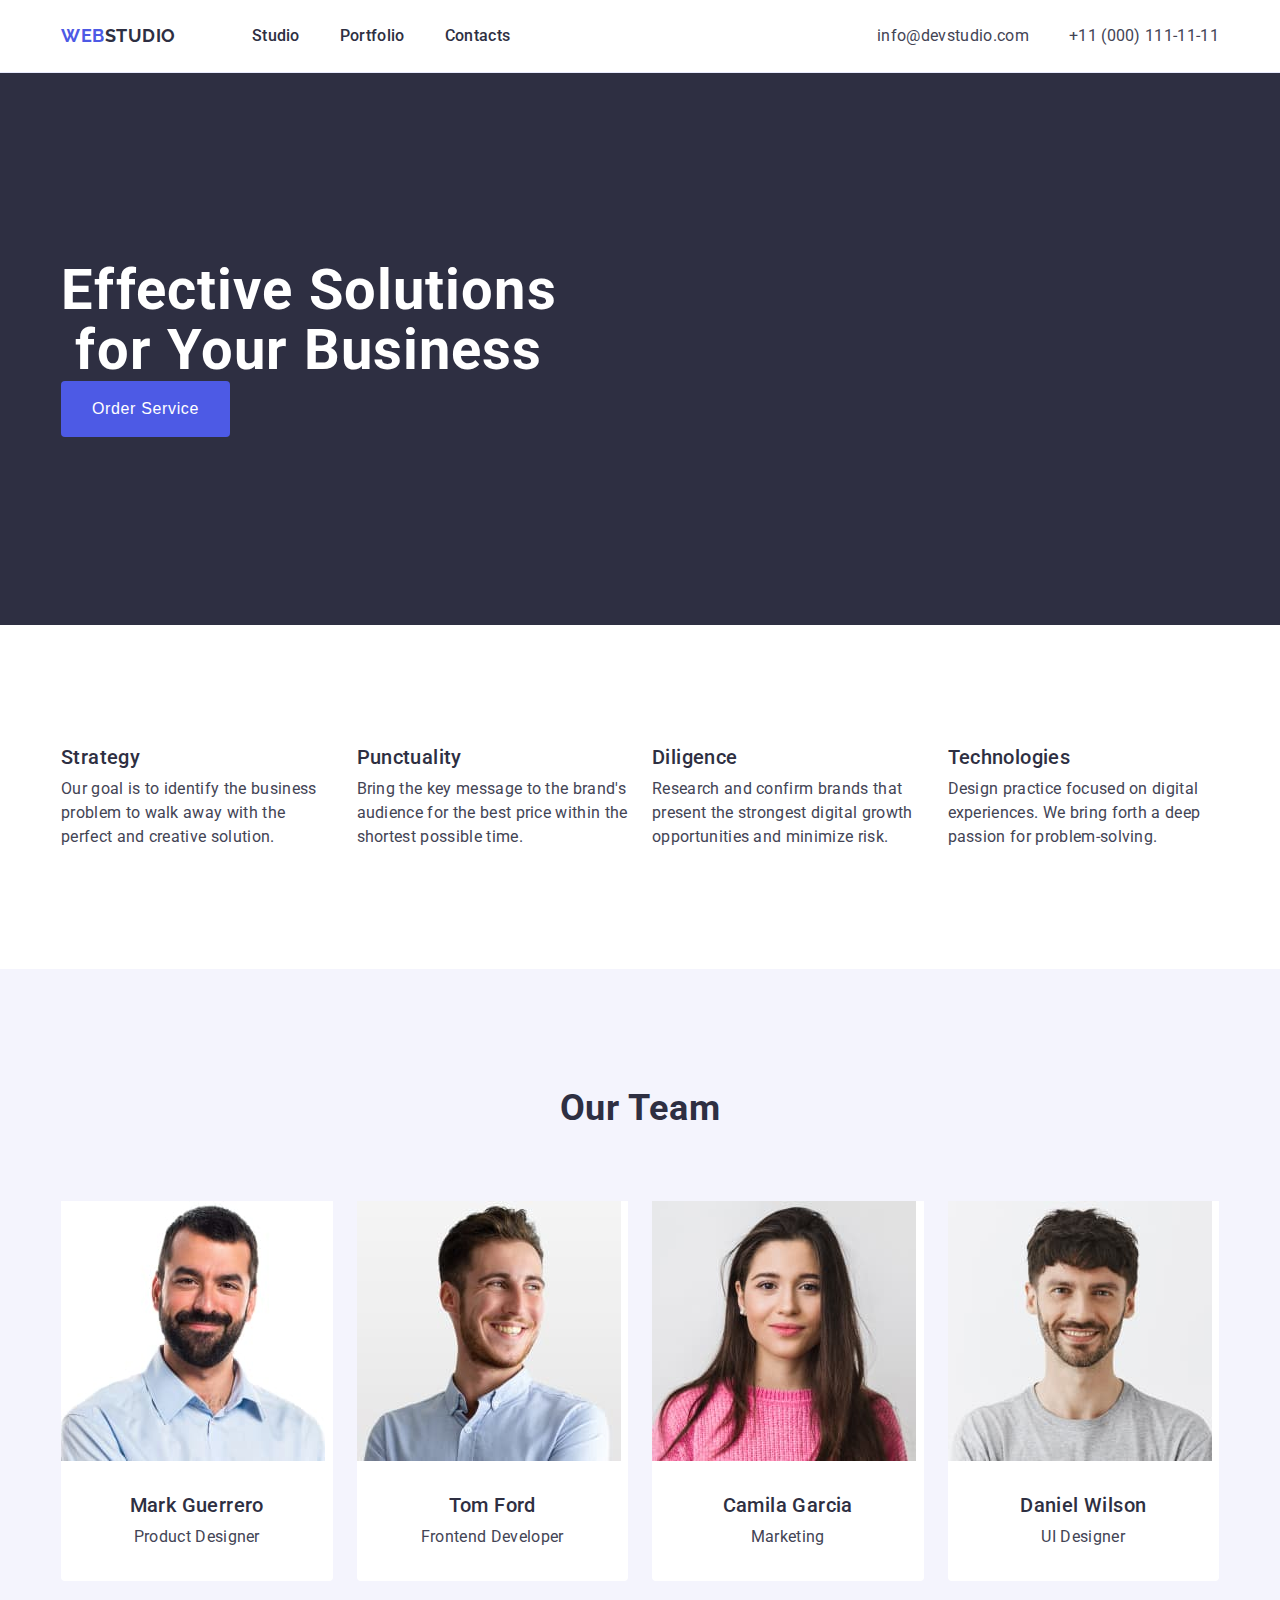
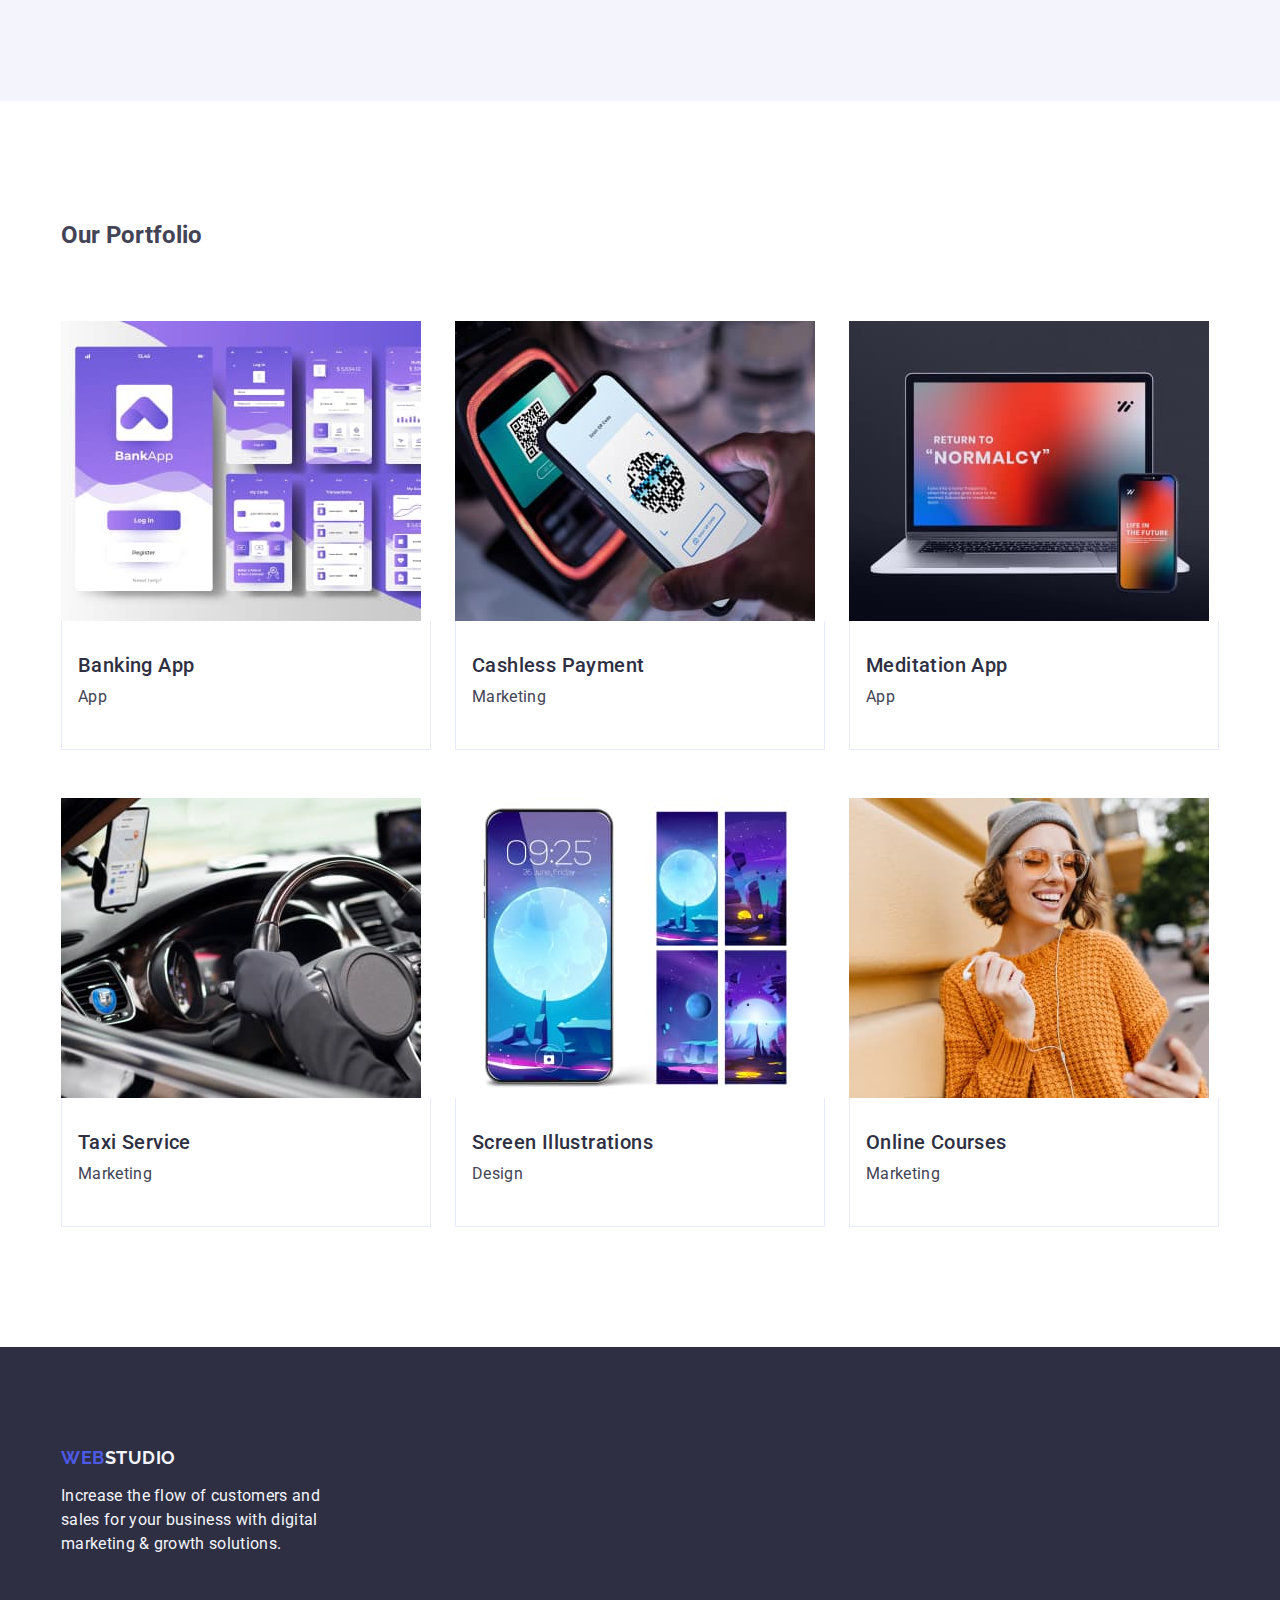
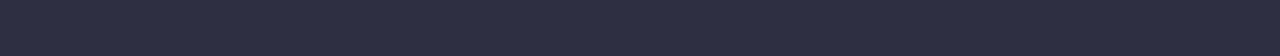
<file: index.html>
<!DOCTYPE html>
<html lang="en">
  <head>
    <meta charset="UTF-8">
    <meta name="viewport" content="width=device-width, initial-scale=1.0">
    <title>Studio</title>
    <link rel="stylesheet" href="https://cdnjs.cloudflare.com/ajax/libs/modern-normalize/2.0.0/modern-normalize.min.css" integrity="sha512-4xo8blKMVCiXpTaLzQSLSw3KFOVPWhm/TRtuPVc4WG6kUgjH6J03IBuG7JZPkcWMxJ5huwaBpOpnwYElP/m6wg==" crossorigin="anonymous" referrerpolicy="no-referrer" >
    <link rel="preconnect" href="https://fonts.googleapis.com" >
    <link rel="preconnect" href="https://fonts.gstatic.com" crossorigin >
    <link href="https://fonts.googleapis.com/css2?family=Lobster&family=Raleway:wght@700&family=Roboto:wght@400;500;700&display=swap" rel="stylesheet" >
    <link href="./css/styles.css" rel="stylesheet" >
  </head>
  <body>
    <header class="page-header">
      <div class="container-header container">
        <nav class="navigation-list">
          <a href="./index.html" class="navigation-logo link">Web<span class="logo-span">Studio</span></a>
          <ul class="navigation-page list">
            <li><a href="./index.html" class="navigation-link link">Studio</a></li>
            <li><a href="" class="navigation-link link">Portfolio</a></li>
            <li><a href="" class="navigation-link link">Contacts</a></li>
          </ul>
        </nav>
        <address class="address">
          <ul class="address-list list">
            <li><a href="mailto:info@devstudio.com" class="address-link link">info@devstudio.com</a></li>
            <li><a href="tel:+110001111111" class="address-link link">+11 (000) 111-11-11</a></li>
          </ul>
        </address>
      </div>      
    </header>

    <main>
      <!--section no1 hero section -->
      <section class="hero-section">
        <div class="container">
          <h1 class="hero-section-title">Effective Solutions for Your Business</h1>
          <button type="button" class="hero-section-button">Order Service</button>
        </div>
      </section>
      <!-- section no2 our strong sides-->
      <section class="sides-section">
        <div class="container">
          <h2 class="visually-hidden">Our strong sides</h2>
          <ul class="list">
            <li class="sides-section-list">
              <h3 class="sides-section-heading">Strategy</h3>
              <p class="sides-section-text">Our goal is to identify the business problem to walk away with the perfect and creative solution.</p>
            </li>
            <li class="sides-section-list">
              <h3 class="sides-section-heading">Punctuality</h3>
              <p class="sides-section-text">Bring the key message to the brand's audience for the best price within the shortest possible time.</p>
            </li>
            <li class="sides-section-list">
              <h3 class="sides-section-heading">Diligence</h3>
              <p class="sides-section-text">Research and confirm brands that present the strongest digital growth opportunities and minimize risk.</p>
            </li>
            <li class="sides-section-list">
              <h3 class="sides-section-heading">Technologies</h3>
              <p class="sides-section-text">Design practice focused on digital experiences. We bring forth a deep passion for problem-solving.</p>
            </li>
          </ul>
        </div>
      </section>
      <!--section no3 our team-->
      <section class="team-section">
        <div class="container">
          <h2 class="team-section-title">Our Team</h2>
            <ul class="list">
              <li class="team-section-list">
                <img src="./images/team01-mark-guerrero.jpg" width="264" height="260" alt="man with a black beard, wearing a blue shirt" >
                  <div class="team-section-card">
                    <h3 class="team-section-people-title">Mark Guerrero</h3>
                    <p class="team-section-people-text">Product Designer</p>
                  </div>                  
              </li>
              <li class="team-section-list">
                <img src="./images/team02-tom-ford.jpg" width="264" height="260" alt="man with blond hair, wearing a blue shirt" >
                  <div class="team-section-card">
                    <h3 class="team-section-people-title">Tom Ford</h3>
                    <p class="team-section-people-text">Frontend Developer</p>
                  </div>
              </li>
              <li class="team-section-list">
                <img src="./images/team03-camila-garcia.jpg" width="264" height="260" alt="woman with long brown hair, wearing a pink sweater" >
                  <div class="team-section-card">
                    <h3 class="team-section-people-title">Camila Garcia</h3>
                    <p class="team-section-people-text">Marketing</p>
                  </div>
              </li>
              <li class="team-section-list">
                <img src="./images/team04-daniel-wilson.jpg" width="264" height="260" alt="man with black hair, wearing a gray t-shirt" >
                  <div class="team-section-card">
                    <h3 class="team-section-people-title">Daniel Wilson</h3>
                    <p class="team-section-people-text">UI Designer</p>
                  </div>
              </li>
            </ul>
        </div>
      </section>
      <!--section no4 our portfolio -->
      <section class="portfolio-section">
        <div class="container">
          <h2 class="portfolio-section-title">Our Portfolio</h2>
          <ul class="portfolio-section-ul list">
            <li class="portfolio-section-list">
              <img src="./images/portf01-banking.jpg" width="360" height="300" alt="the appearance of the screens from the banking application" >
              <div class="portfolio-section-card">
                <h3 class="portfolio-section-our-title">Banking App</h3>
                <p class="portfolio-section-our-text">App</p>
              </div>
            </li>
            <li class="portfolio-section-list">
              <img src="./images/portf02-cashless.jpg" width="360" height="300" alt="phone reading QR code" >
              <div class="portfolio-section-card">
                <h3 class="portfolio-section-our-title">Cashless Payment</h3>
                <p class="portfolio-section-our-text">Marketing</p>                
              </div>
            </li>
            <li class="portfolio-section-list">
              <img src="./images/portf03-meditation.jpg" width="360" height="300" alt="laptop and phone with the same wallpaper" >
              <div class="portfolio-section-card">
                <h3 class="portfolio-section-our-title">Meditation App</h3>
                <p class="portfolio-section-our-text">App</p>
              </div>
            </li>
            <li class="portfolio-section-list">
              <img src="./images/portf04-taxi-service.jpg" width="360" height="300" alt="driver using the mobile application" >
              <div class="portfolio-section-card">
                <h3 class="portfolio-section-our-title">Taxi Service</h3>
                <p class="portfolio-section-our-text">Marketing</p>
              </div>
            </li>
            <li class="portfolio-section-list">
              <img src="./images/portf05-screen-illust.jpg" width="360" height="300" alt="five types of wallpaper for mobile phone" >
              <div class="portfolio-section-card">
                <h3 class="portfolio-section-our-title">Screen Illustrations</h3>
                <p class="portfolio-section-our-text">Design</p>
              </div>
            </li>
            <li class="portfolio-section-list">
              <img src="./images/portf06-online-courses.jpg" width="360" height="300" alt="woman in an orange sweater using a mobile phone" >
              <div class="portfolio-section-card">
                <h3 class="portfolio-section-our-title">Online Courses</h3>
                <p class="portfolio-section-our-text">Marketing</p>
              </div>
            </li>
          </ul>
        </div>
      </section>
    </main>

    <footer class="footer">
      <div class="container">
        <a href="./index.html" class="footer-navigation-logo link">Web<span class="logo-footerspan">Studio</span></a>
        <p class="footer-text">Increase the flow of customers and sales for your business with digital marketing & growth solutions.</p>
      </div>      
    </footer>

  </body>
</html>
</file>
<file: css/styles.css>
* {
  margin: 0px;
  padding: 0px;
}

body {
  font-family: 'Roboto', sans-serif;
  color: #434455;
  background-color: #FFFFFF;
}

:root {
  --primary_brand-color: #4D5AE5;
  --pressed_state-color: #404BBF;
  --dark-color: #2E2F42;
  --success-color: #31D0AA;
  --text-color: #434455;
  --subtle_text-color: #8E8F99;
  --accent-color: #E7E9FC;
  --light-color: #F4F4FD;
  --modal_overlay-color: #2E2F42;
  --hero_background-color: #2E2F42;
  --white_background-color: #FFFFFF;
  --modal_background-color: #FCFCFC;
}

.container {
  width: 1158px;
  margin: 0 auto;
  padding: 0 15px;
}

img {
  display: block;
}

.list {
  list-style: none;
  display: flex;
  gap: 24px;
  justify-content: center;
}

.link {
  text-decoration: none;
}

/*Header Styles*/
.page-header {
  border-bottom: 1px solid #e7e9fc;
}

.container-header {
  display: flex;
  align-items: center;
  justify-content: space-between;
}

.navigation-list {
  display: flex;
  align-items: center;
  justify-content: space-between;
}

.navigation-logo {
  color: var(--primary_brand-color);
  font-family: 'Raleway', sans-serif;
  font-weight: 700;
  font-size: 18px;
  line-height: 1.17;
  letter-spacing: 0.03em;
  text-transform: uppercase;
  margin-right: 76px;  
}

.logo-span {
  color: var(--dark-color);
}

.navigation-page {
  gap: 40px;
}

.navigation-link {
  color: var(--dark-color);
  font-weight: 500;
  font-size: 16px;
  line-height: 1.5;
  letter-spacing: 0.02em;
  padding: 24px 0;
  display: inline-block;
}

.navigation-link:hover,
.navigation-link:focus {
  color: var(--pressed_state-color);
}

.address {
  font-style: normal;
}

.address-list {
  gap: 40px;
  margin-right: 0px;
}

.address-link {
  color: var(--text-color);
  font-size: 16px;
  /* font-weight: 500; */
  line-height: 1.5;
  letter-spacing: 0.02em;
  /* cursor: pointer;
  text-decoration: none; */
}

.address-link:hover,
.address-link:focus {
  color: var(--pressed_state-color)
}

/* section no1 hero section */

.hero-section {
  background-color: var(--hero_background-color);
  padding: 188px 0;
}

.hero-section-title {
  color: #FFF;
  font-size: 56px;
  line-height: 1.07;
  letter-spacing: 0.02em;
  max-width: 496px;
  /* margin: auto auto 48px auto; TO NA BANK BĘDZIE POTRZEBNE PÓŹNIEJ */
  text-align: center;
  /* font-weight: 700; */
}

.hero-section-button {
  color: #FFF;
  background-color: var(--primary_brand-color);
  font-weight: 500;
  font-size: 16px;
  line-height: 1.5;
  letter-spacing: 0.04em;
  display: block;
  /* margin: auto auto auto auto; TO NA BANK BĘDZIE POTRZEBNE PÓŹNIEJ */
  min-width: 169px;
  height: 56px;
  border: none;
  border-radius: 4px;
  cursor: pointer;
}

/* .hero-section-button:hover,
.hero-section-button:focus {
  background-color: var(--pressed_state-color); TO NA BANK BĘDZIE POTRZEBNE PÓŹNIEJ
} */

/* section no2 our strong sides */

.sides-section {
  padding: 120px 0;
}

.visually-hidden {
  position: absolute;
  width: 1px;
  height: 1px;
  margin: -1px;
  border: 0;
  padding: 0;
  white-space: nowrap;
  clip-path: inset(100%);
  clip: rect(0 0 0 0);
  overflow: hidden;
}

.sides-section-list {
  flex-basis: calc((100% - 72px) / 4);
}

.sides-section-heading {
  color: var(--dark-color);
  font-weight: 500;
  font-size: 20px;
  line-height: 1.2;
  letter-spacing: 0.02em;
  margin-bottom: 8px;
}

.sides-section-text {
  color: var(--text-color);
  font-size: 16px;
  line-height: 1.5;
  letter-spacing: 0.02em;
}

/* section no3 our team */

.team-section {
  background-color: var(--light-color);
  padding: 120px 0;
}

.team-section-title {
  color: var(--dark-color);
  /* font-weight: 500; */
  font-size: 36px;
  line-height: 1.11;
  text-align: center;
  letter-spacing: 0.02em;
  text-transform: capitalize;
  margin-bottom: 72px;
}

.team-section-list {
  background-color: var(--white_background-color);
  width: calc((100% - 72px) / 4);
  border-radius: 0px 0px 4px 4px;
}

.team-section-card {
  padding: 32px 0px;
}

.team-section-people-title {
  color: var(--dark-color);
  font-weight: 500;
  font-size: 20px;
  line-height: 1.2;
  letter-spacing: 0.02em;
  text-align: center;
  margin-bottom: 8px;
}

.team-section-people-text {
  color: var(--text-color);
  font-size: 16px;
  line-height: 1.5;
  letter-spacing: 0.02em;
  text-align: center;
}

/* section no4 our portfolio */

.portfolio-section {
  padding-top: 120px;
  padding-bottom: 120px;  
}

.portfolio-section-title {
  margin-bottom: 72px;
  /* font-size: 36px; TO NA BANK BĘDZIE POTRZEBNE PÓŹNIEJ */
  /* margin: auto auto auto auto; czy jakoś inaczej, ale trzeba wyśrodkować TO NA BANK BĘDZIE POTRZEBNE PÓŹNIEJ */
}

.portfolio-section-ul {
  flex-wrap: wrap;
  column-gap: 24px;
  row-gap: 48px;
}

.portfolio-section-list {
  width: calc((100% - 48px) / 3);
}

.portfolio-section-card {
  padding: 32px 16px;
  border: 1px solid #e7e9fc;
  border-top: none;
}

.portfolio-section-our-title {
  color: var(--dark-color);
  font-weight: 500;
  font-size: 20px;
  line-height: 1.2;
  letter-spacing: 0.02em;
  margin-bottom: 8px;
}

.portfolio-section-our-text {
  color: var(--text-color);
  font-size: 16px;
  line-height: 1.5;
  letter-spacing: 0.02em;
  margin-bottom: 8px;
}

/* footer */

footer {
  background-color: var(--hero_background-color);
  padding: 100px 0;
}

.footer-navigation-logo {
  color: var(--primary_brand-color);
  font-family: 'Raleway', sans-serif;
  font-weight: 700;
  font-size: 18px;
  line-height: 1.17;
  letter-spacing: 0.03em;
  text-transform: uppercase;
  display: inline-block;
  margin-right: 76px;
  margin-bottom: 16px; 
}

.logo-footerspan {
  color: var(--light-color);
}

.footer-text {
  color: var(--light-color);
  /* margin-bottom: 16px; */
  line-height: 1.5;
  letter-spacing: 0.02em;
  max-width: 264px;
}
</file>
